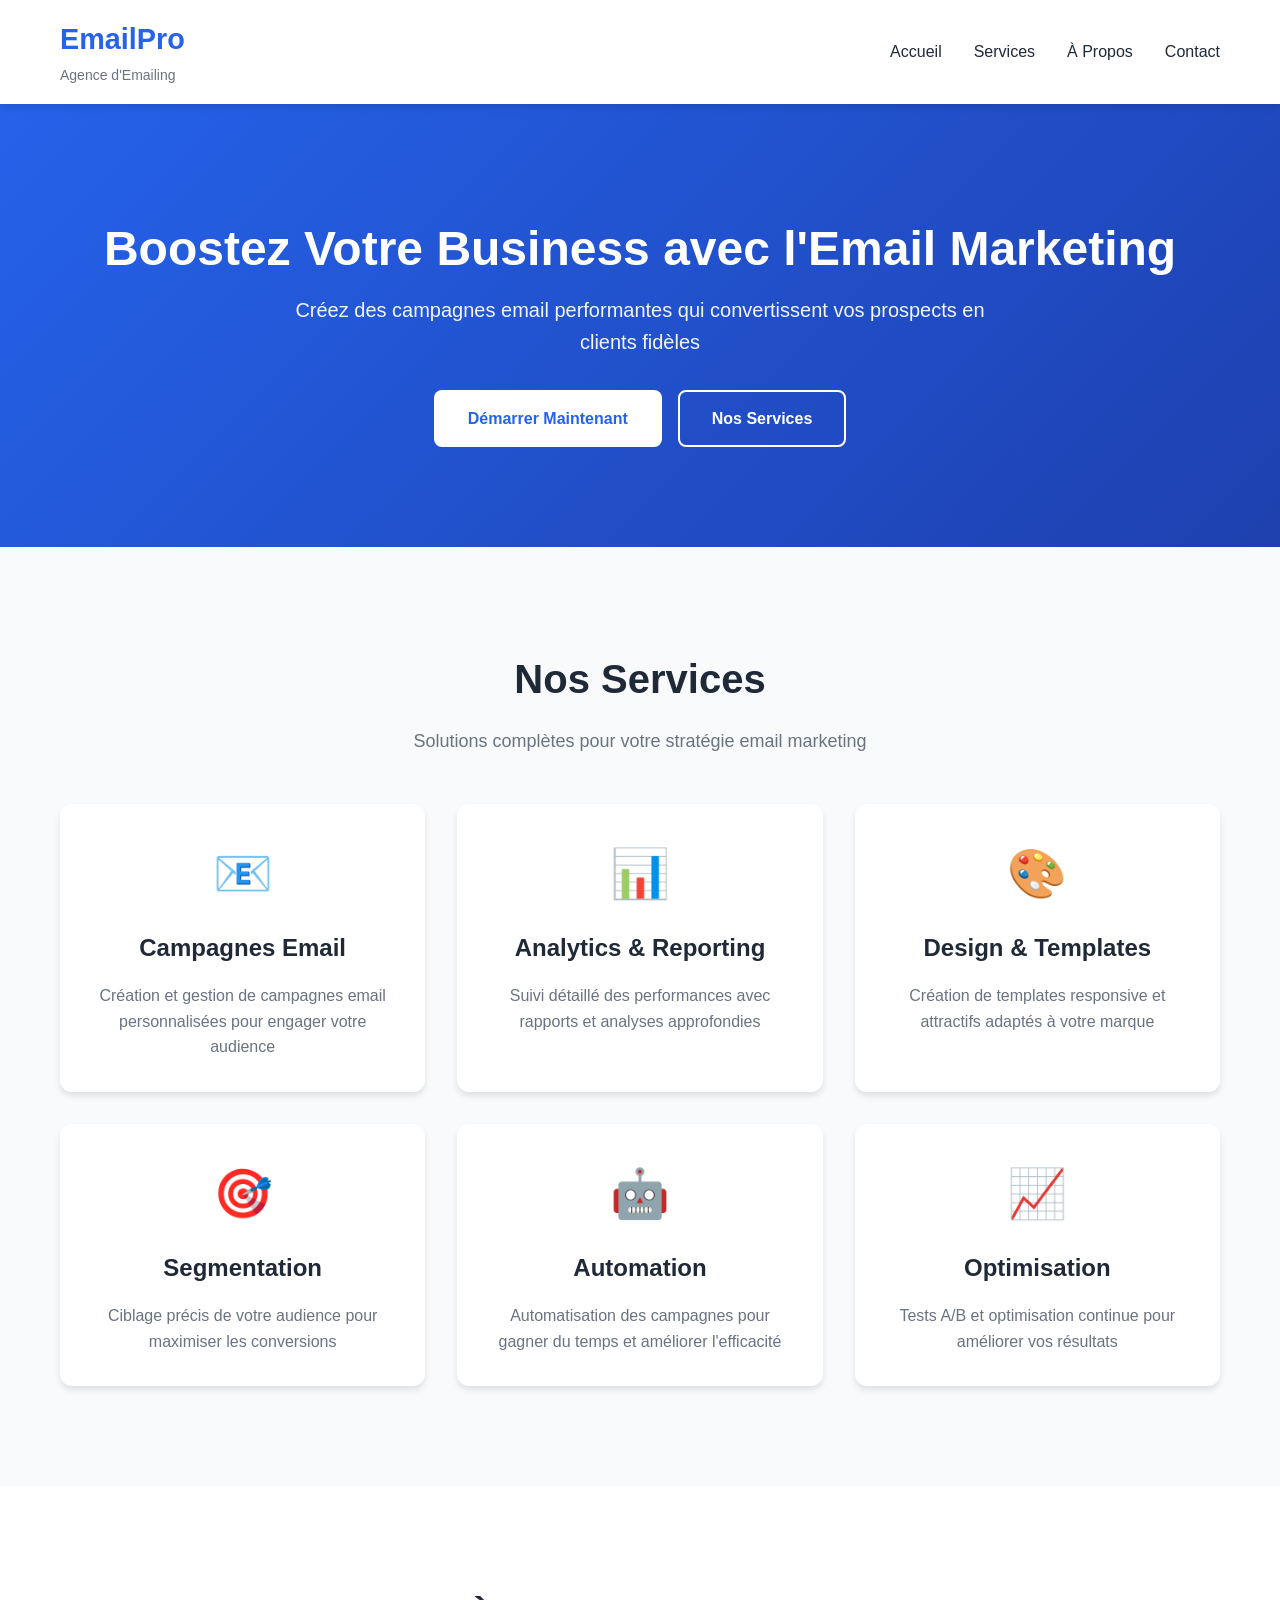
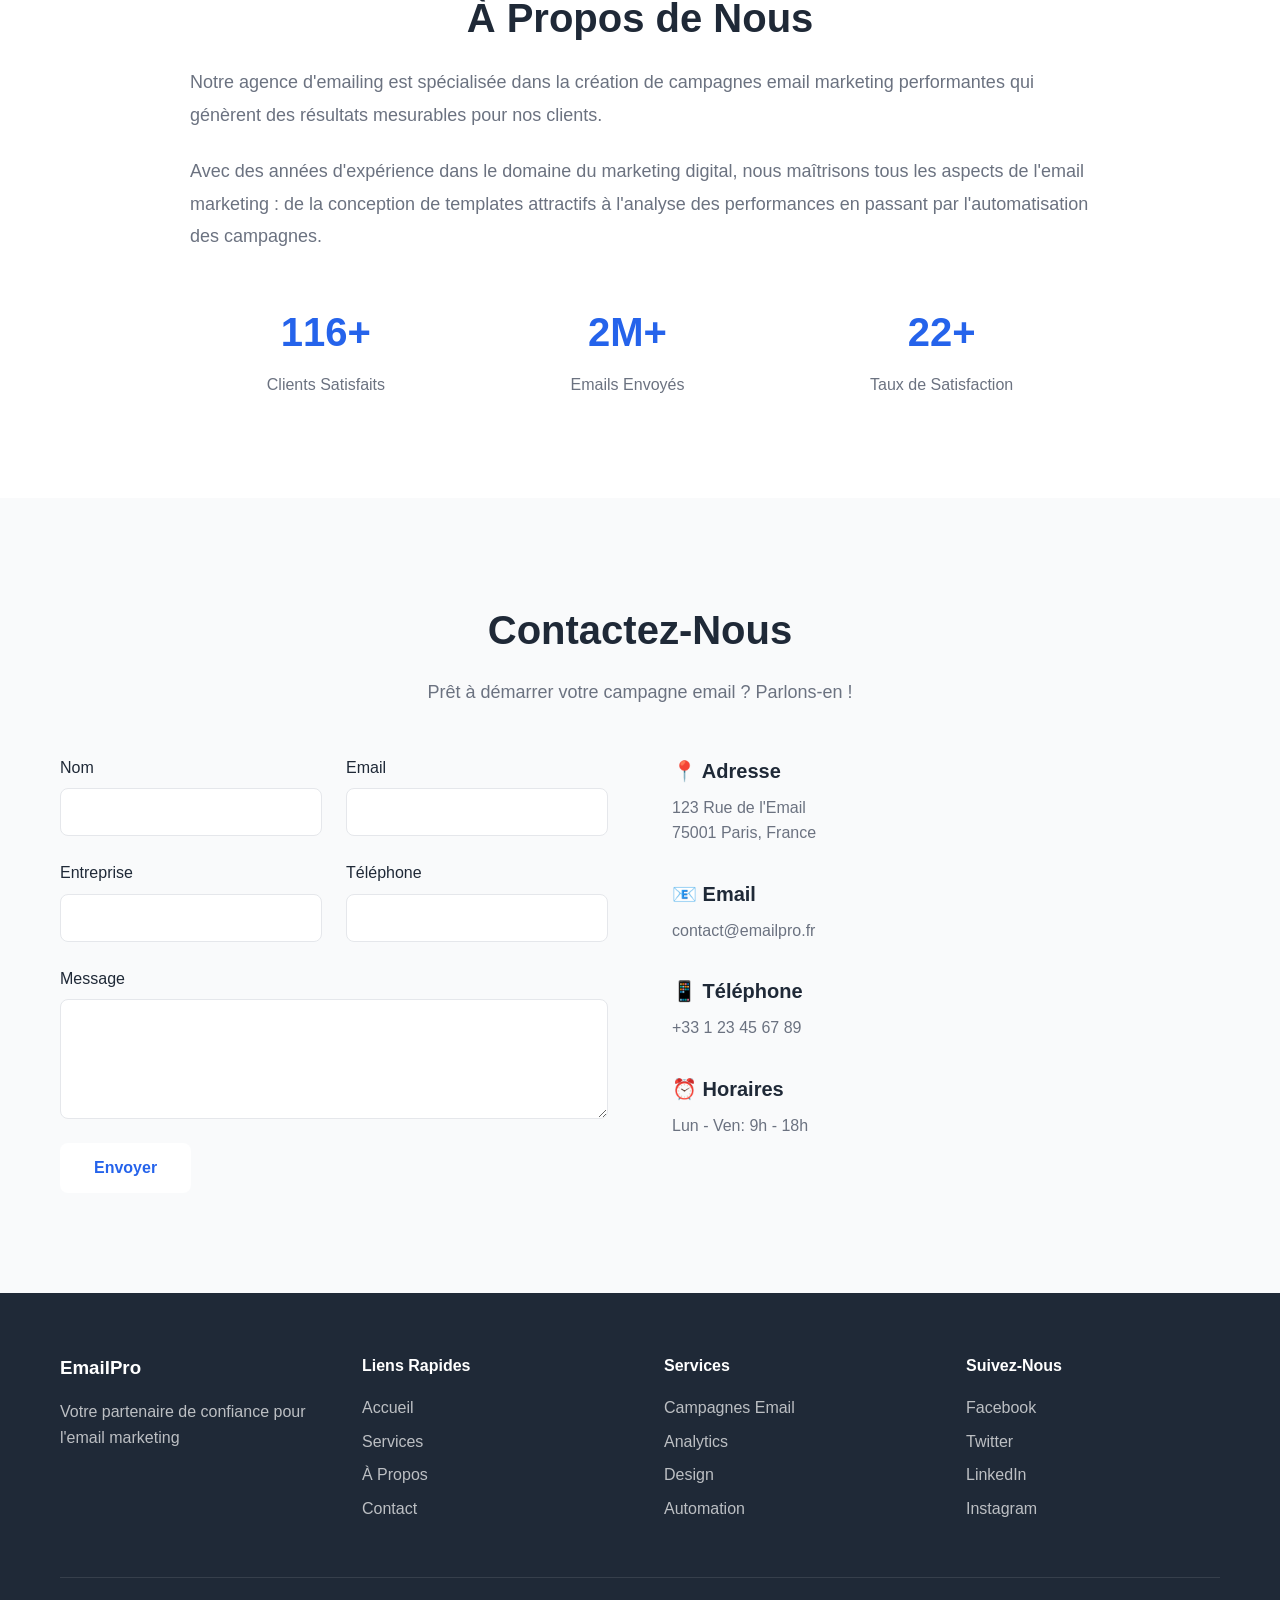
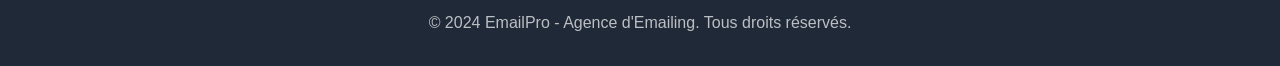
<file: index.html>
<!DOCTYPE html>
<html lang="fr">
<head>
    <meta charset="UTF-8">
    <meta name="viewport" content="width=device-width, initial-scale=1.0">
    <meta name="description" content="Agence d'emailing professionnelle - Création de campagnes email marketing, automation, analytics, design de templates responsive. Plus de 500 clients satisfaits et 10M+ emails envoyés.">
    <title>Agence d'Emailing - Votre Partenaire Email Marketing</title>
    <link rel="stylesheet" href="css/style.css">
</head>
<body>
    <!-- Header / Navigation -->
    <header class="header">
        <nav class="navbar">
            <div class="container">
                <div class="nav-wrapper">
                    <div class="logo">
                        <h1>EmailPro</h1>
                        <span class="tagline">Agence d'Emailing</span>
                    </div>
                    <ul class="nav-menu">
                        <li><a href="#accueil">Accueil</a></li>
                        <li><a href="#services">Services</a></li>
                        <li><a href="#about">À Propos</a></li>
                        <li><a href="#contact">Contact</a></li>
                    </ul>
                    <div class="burger-menu">
                        <span></span>
                        <span></span>
                        <span></span>
                    </div>
                </div>
            </div>
        </nav>
    </header>

    <!-- Hero Section -->
    <section id="accueil" class="hero">
        <div class="container">
            <div class="hero-content">
                <h2 class="hero-title">Boostez Votre Business avec l'Email Marketing</h2>
                <p class="hero-subtitle">Créez des campagnes email performantes qui convertissent vos prospects en clients fidèles</p>
                <div class="hero-buttons">
                    <a href="#contact" class="btn btn-primary">Démarrer Maintenant</a>
                    <a href="#services" class="btn btn-secondary">Nos Services</a>
                </div>
            </div>
        </div>
    </section>

    <!-- Services Section -->
    <section id="services" class="services">
        <div class="container">
            <h2 class="section-title">Nos Services</h2>
            <p class="section-subtitle">Solutions complètes pour votre stratégie email marketing</p>
            <div class="services-grid">
                <div class="service-card">
                    <div class="service-icon">📧</div>
                    <h3>Campagnes Email</h3>
                    <p>Création et gestion de campagnes email personnalisées pour engager votre audience</p>
                </div>
                <div class="service-card">
                    <div class="service-icon">📊</div>
                    <h3>Analytics & Reporting</h3>
                    <p>Suivi détaillé des performances avec rapports et analyses approfondies</p>
                </div>
                <div class="service-card">
                    <div class="service-icon">🎨</div>
                    <h3>Design & Templates</h3>
                    <p>Création de templates responsive et attractifs adaptés à votre marque</p>
                </div>
                <div class="service-card">
                    <div class="service-icon">🎯</div>
                    <h3>Segmentation</h3>
                    <p>Ciblage précis de votre audience pour maximiser les conversions</p>
                </div>
                <div class="service-card">
                    <div class="service-icon">🤖</div>
                    <h3>Automation</h3>
                    <p>Automatisation des campagnes pour gagner du temps et améliorer l'efficacité</p>
                </div>
                <div class="service-card">
                    <div class="service-icon">📈</div>
                    <h3>Optimisation</h3>
                    <p>Tests A/B et optimisation continue pour améliorer vos résultats</p>
                </div>
            </div>
        </div>
    </section>

    <!-- About Section -->
    <section id="about" class="about">
        <div class="container">
            <div class="about-content">
                <div class="about-text">
                    <h2 class="section-title">À Propos de Nous</h2>
                    <p>Notre agence d'emailing est spécialisée dans la création de campagnes email marketing performantes qui génèrent des résultats mesurables pour nos clients.</p>
                    <p>Avec des années d'expérience dans le domaine du marketing digital, nous maîtrisons tous les aspects de l'email marketing : de la conception de templates attractifs à l'analyse des performances en passant par l'automatisation des campagnes.</p>
                    <div class="stats">
                        <div class="stat-item">
                            <span class="stat-number">500+</span>
                            <span class="stat-label">Clients Satisfaits</span>
                        </div>
                        <div class="stat-item">
                            <span class="stat-number">10M+</span>
                            <span class="stat-label">Emails Envoyés</span>
                        </div>
                        <div class="stat-item">
                            <span class="stat-number">95%</span>
                            <span class="stat-label">Taux de Satisfaction</span>
                        </div>
                    </div>
                </div>
            </div>
        </div>
    </section>

    <!-- Contact Section -->
    <section id="contact" class="contact">
        <div class="container">
            <h2 class="section-title">Contactez-Nous</h2>
            <p class="section-subtitle">Prêt à démarrer votre campagne email ? Parlons-en !</p>
            <div class="contact-wrapper">
                <form id="contactForm" class="contact-form">
                    <div class="form-group">
                        <label for="name">Nom</label>
                        <input type="text" id="name" name="name" required>
                    </div>
                    <div class="form-group">
                        <label for="email">Email</label>
                        <input type="email" id="email" name="email" required>
                    </div>
                    <div class="form-group">
                        <label for="company">Entreprise</label>
                        <input type="text" id="company" name="company">
                    </div>
                    <div class="form-group">
                        <label for="phone">Téléphone</label>
                        <input type="tel" id="phone" name="phone">
                    </div>
                    <div class="form-group full-width">
                        <label for="message">Message</label>
                        <textarea id="message" name="message" rows="5" required></textarea>
                    </div>
                    <button type="submit" class="btn btn-primary">Envoyer</button>
                </form>
                <div class="contact-info">
                    <div class="info-item">
                        <h3>📍 Adresse</h3>
                        <p>123 Rue de l'Email<br>75001 Paris, France</p>
                    </div>
                    <div class="info-item">
                        <h3>📧 Email</h3>
                        <p>contact@emailpro.fr</p>
                    </div>
                    <div class="info-item">
                        <h3>📱 Téléphone</h3>
                        <p>+33 1 23 45 67 89</p>
                    </div>
                    <div class="info-item">
                        <h3>⏰ Horaires</h3>
                        <p>Lun - Ven: 9h - 18h</p>
                    </div>
                </div>
            </div>
        </div>
    </section>

    <!-- Footer -->
    <footer class="footer">
        <div class="container">
            <div class="footer-content">
                <div class="footer-section">
                    <h3>EmailPro</h3>
                    <p>Votre partenaire de confiance pour l'email marketing</p>
                </div>
                <div class="footer-section">
                    <h4>Liens Rapides</h4>
                    <ul>
                        <li><a href="#accueil">Accueil</a></li>
                        <li><a href="#services">Services</a></li>
                        <li><a href="#about">À Propos</a></li>
                        <li><a href="#contact">Contact</a></li>
                    </ul>
                </div>
                <div class="footer-section">
                    <h4>Services</h4>
                    <ul>
                        <li><a href="#services">Campagnes Email</a></li>
                        <li><a href="#services">Analytics</a></li>
                        <li><a href="#services">Design</a></li>
                        <li><a href="#services">Automation</a></li>
                    </ul>
                </div>
                <div class="footer-section">
                    <h4>Suivez-Nous</h4>
                    <div class="social-links">
                        <a href="#" class="social-link">Facebook</a>
                        <a href="#" class="social-link">Twitter</a>
                        <a href="#" class="social-link">LinkedIn</a>
                        <a href="#" class="social-link">Instagram</a>
                    </div>
                </div>
            </div>
            <div class="footer-bottom">
                <p>&copy; 2024 EmailPro - Agence d'Emailing. Tous droits réservés.</p>
            </div>
        </div>
    </footer>

    <script src="js/script.js"></script>
</body>
</html>
</file>
<file: css/style.css>
/* Reset & Base Styles */
* {
    margin: 0;
    padding: 0;
    box-sizing: border-box;
}

:root {
    --primary-color: #2563eb;
    --secondary-color: #1e40af;
    --accent-color: #3b82f6;
    --text-dark: #1f2937;
    --text-light: #6b7280;
    --bg-light: #f9fafb;
    --bg-white: #ffffff;
    --border-color: #e5e7eb;
    --success-color: #10b981;
    --shadow: 0 4px 6px rgba(0, 0, 0, 0.1);
    --shadow-lg: 0 10px 15px rgba(0, 0, 0, 0.1);
}

body {
    font-family: -apple-system, BlinkMacSystemFont, 'Segoe UI', Roboto, 'Helvetica Neue', Arial, sans-serif;
    line-height: 1.6;
    color: var(--text-dark);
    background-color: var(--bg-white);
}

.container {
    max-width: 1200px;
    margin: 0 auto;
    padding: 0 20px;
}

/* Header & Navigation */
.header {
    background-color: var(--bg-white);
    box-shadow: var(--shadow);
    position: fixed;
    top: 0;
    left: 0;
    right: 0;
    z-index: 1000;
}

.navbar {
    padding: 1rem 0;
}

.nav-wrapper {
    display: flex;
    justify-content: space-between;
    align-items: center;
}

.logo h1 {
    font-size: 1.8rem;
    color: var(--primary-color);
    font-weight: 700;
}

.logo .tagline {
    font-size: 0.875rem;
    color: var(--text-light);
}

.nav-menu {
    display: flex;
    list-style: none;
    gap: 2rem;
}

.nav-menu a {
    text-decoration: none;
    color: var(--text-dark);
    font-weight: 500;
    transition: color 0.3s ease;
}

.nav-menu a:hover {
    color: var(--primary-color);
}

.burger-menu {
    display: none;
    flex-direction: column;
    gap: 4px;
    cursor: pointer;
}

.burger-menu span {
    width: 25px;
    height: 3px;
    background-color: var(--text-dark);
    transition: all 0.3s ease;
}

/* Hero Section */
.hero {
    background: linear-gradient(135deg, var(--primary-color) 0%, var(--secondary-color) 100%);
    color: white;
    padding: 150px 0 100px;
    margin-top: 70px;
    text-align: center;
}

.hero-title {
    font-size: 3rem;
    font-weight: 700;
    margin-bottom: 1rem;
    line-height: 1.2;
}

.hero-subtitle {
    font-size: 1.25rem;
    margin-bottom: 2rem;
    opacity: 0.95;
    max-width: 700px;
    margin-left: auto;
    margin-right: auto;
}

.hero-buttons {
    display: flex;
    gap: 1rem;
    justify-content: center;
    flex-wrap: wrap;
}

/* Buttons */
.btn {
    display: inline-block;
    padding: 0.875rem 2rem;
    font-size: 1rem;
    font-weight: 600;
    text-decoration: none;
    border-radius: 8px;
    transition: all 0.3s ease;
    border: 2px solid transparent;
    cursor: pointer;
}

.btn-primary {
    background-color: var(--bg-white);
    color: var(--primary-color);
}

.btn-primary:hover {
    background-color: var(--bg-light);
    transform: translateY(-2px);
    box-shadow: var(--shadow-lg);
}

.btn-secondary {
    background-color: transparent;
    color: var(--bg-white);
    border-color: var(--bg-white);
}

.btn-secondary:hover {
    background-color: var(--bg-white);
    color: var(--primary-color);
}

/* Services Section */
.services {
    padding: 100px 0;
    background-color: var(--bg-light);
}

.section-title {
    font-size: 2.5rem;
    font-weight: 700;
    text-align: center;
    margin-bottom: 1rem;
    color: var(--text-dark);
}

.section-subtitle {
    font-size: 1.125rem;
    text-align: center;
    color: var(--text-light);
    margin-bottom: 3rem;
    max-width: 600px;
    margin-left: auto;
    margin-right: auto;
}

.services-grid {
    display: grid;
    grid-template-columns: repeat(auto-fit, minmax(300px, 1fr));
    gap: 2rem;
    margin-top: 3rem;
}

.service-card {
    background-color: var(--bg-white);
    padding: 2rem;
    border-radius: 12px;
    box-shadow: var(--shadow);
    transition: all 0.3s ease;
    text-align: center;
}

.service-card:hover {
    transform: translateY(-5px);
    box-shadow: var(--shadow-lg);
}

.service-icon {
    font-size: 3rem;
    margin-bottom: 1rem;
}

.service-card h3 {
    font-size: 1.5rem;
    margin-bottom: 1rem;
    color: var(--text-dark);
}

.service-card p {
    color: var(--text-light);
    line-height: 1.6;
}

/* About Section */
.about {
    padding: 100px 0;
    background-color: var(--bg-white);
}

.about-content {
    max-width: 900px;
    margin: 0 auto;
}

.about-text p {
    font-size: 1.125rem;
    color: var(--text-light);
    margin-bottom: 1.5rem;
    line-height: 1.8;
}

.stats {
    display: flex;
    justify-content: space-around;
    margin-top: 3rem;
    gap: 2rem;
    flex-wrap: wrap;
}

.stat-item {
    text-align: center;
}

.stat-number {
    display: block;
    font-size: 2.5rem;
    font-weight: 700;
    color: var(--primary-color);
    margin-bottom: 0.5rem;
}

.stat-label {
    display: block;
    color: var(--text-light);
    font-size: 1rem;
}

/* Contact Section */
.contact {
    padding: 100px 0;
    background-color: var(--bg-light);
}

.contact-wrapper {
    display: grid;
    grid-template-columns: 1fr 1fr;
    gap: 4rem;
    margin-top: 3rem;
}

.contact-form {
    display: grid;
    grid-template-columns: 1fr 1fr;
    gap: 1.5rem;
}

.form-group {
    display: flex;
    flex-direction: column;
}

.form-group.full-width {
    grid-column: 1 / -1;
}

.form-group label {
    margin-bottom: 0.5rem;
    font-weight: 500;
    color: var(--text-dark);
}

.form-group input,
.form-group textarea {
    padding: 0.875rem;
    border: 1px solid var(--border-color);
    border-radius: 8px;
    font-size: 1rem;
    font-family: inherit;
    transition: border-color 0.3s ease;
}

.form-group input:focus,
.form-group textarea:focus {
    outline: none;
    border-color: var(--primary-color);
}

.contact-form button {
    grid-column: 1 / -1;
    justify-self: start;
}

.contact-info {
    display: flex;
    flex-direction: column;
    gap: 2rem;
}

.info-item h3 {
    font-size: 1.25rem;
    margin-bottom: 0.5rem;
    color: var(--text-dark);
}

.info-item p {
    color: var(--text-light);
    line-height: 1.6;
}

/* Footer */
.footer {
    background-color: var(--text-dark);
    color: white;
    padding: 60px 0 30px;
}

.footer-content {
    display: grid;
    grid-template-columns: repeat(auto-fit, minmax(200px, 1fr));
    gap: 3rem;
    margin-bottom: 3rem;
}

.footer-section h3,
.footer-section h4 {
    margin-bottom: 1rem;
    color: white;
}

.footer-section p {
    color: rgba(255, 255, 255, 0.7);
    line-height: 1.6;
}

.footer-section ul {
    list-style: none;
}

.footer-section ul li {
    margin-bottom: 0.5rem;
}

.footer-section a {
    color: rgba(255, 255, 255, 0.7);
    text-decoration: none;
    transition: color 0.3s ease;
}

.footer-section a:hover {
    color: white;
}

.social-links {
    display: flex;
    flex-direction: column;
    gap: 0.5rem;
}

.footer-bottom {
    border-top: 1px solid rgba(255, 255, 255, 0.1);
    padding-top: 2rem;
    text-align: center;
    color: rgba(255, 255, 255, 0.7);
}

/* Responsive Design */
@media (max-width: 768px) {
    .nav-menu {
        display: none;
    }

    .burger-menu {
        display: flex;
    }

    .hero-title {
        font-size: 2rem;
    }

    .hero-subtitle {
        font-size: 1rem;
    }

    .services-grid {
        grid-template-columns: 1fr;
    }

    .contact-wrapper {
        grid-template-columns: 1fr;
        gap: 2rem;
    }

    .contact-form {
        grid-template-columns: 1fr;
    }

    .stats {
        flex-direction: column;
        gap: 1.5rem;
    }

    .footer-content {
        grid-template-columns: 1fr;
        gap: 2rem;
    }

    .nav-menu.active {
        display: flex;
        flex-direction: column;
        position: absolute;
        top: 100%;
        left: 0;
        right: 0;
        background-color: white;
        box-shadow: 0 4px 6px rgba(0, 0, 0, 0.1);
        padding: 1rem;
        gap: 1rem;
    }
}

@media (max-width: 480px) {
    .hero {
        padding: 120px 0 80px;
    }

    .hero-title {
        font-size: 1.75rem;
    }

    .section-title {
        font-size: 2rem;
    }

    .services,
    .about,
    .contact {
        padding: 60px 0;
    }
}

/* Animations */
@keyframes fadeInUp {
    from {
        opacity: 0;
        transform: translateY(20px);
    }
    to {
        opacity: 1;
        transform: translateY(0);
    }
}
</file>
